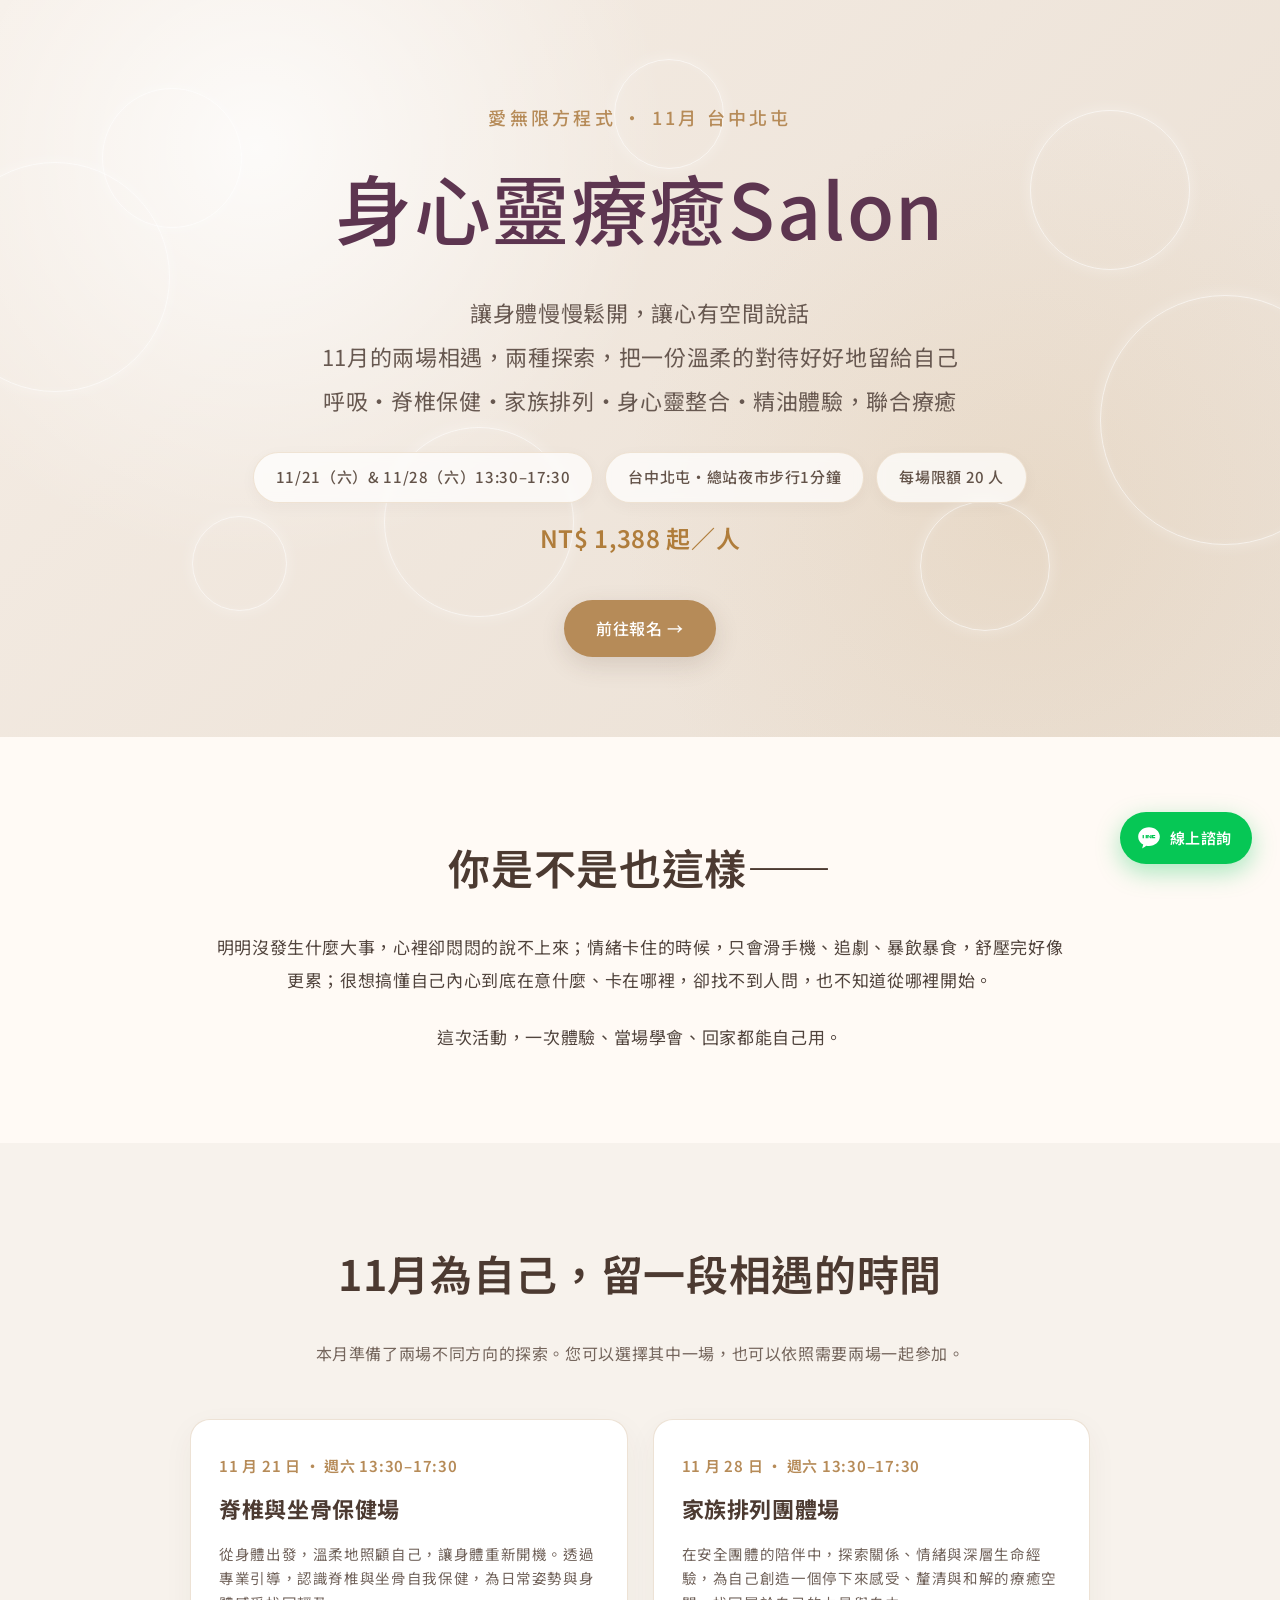
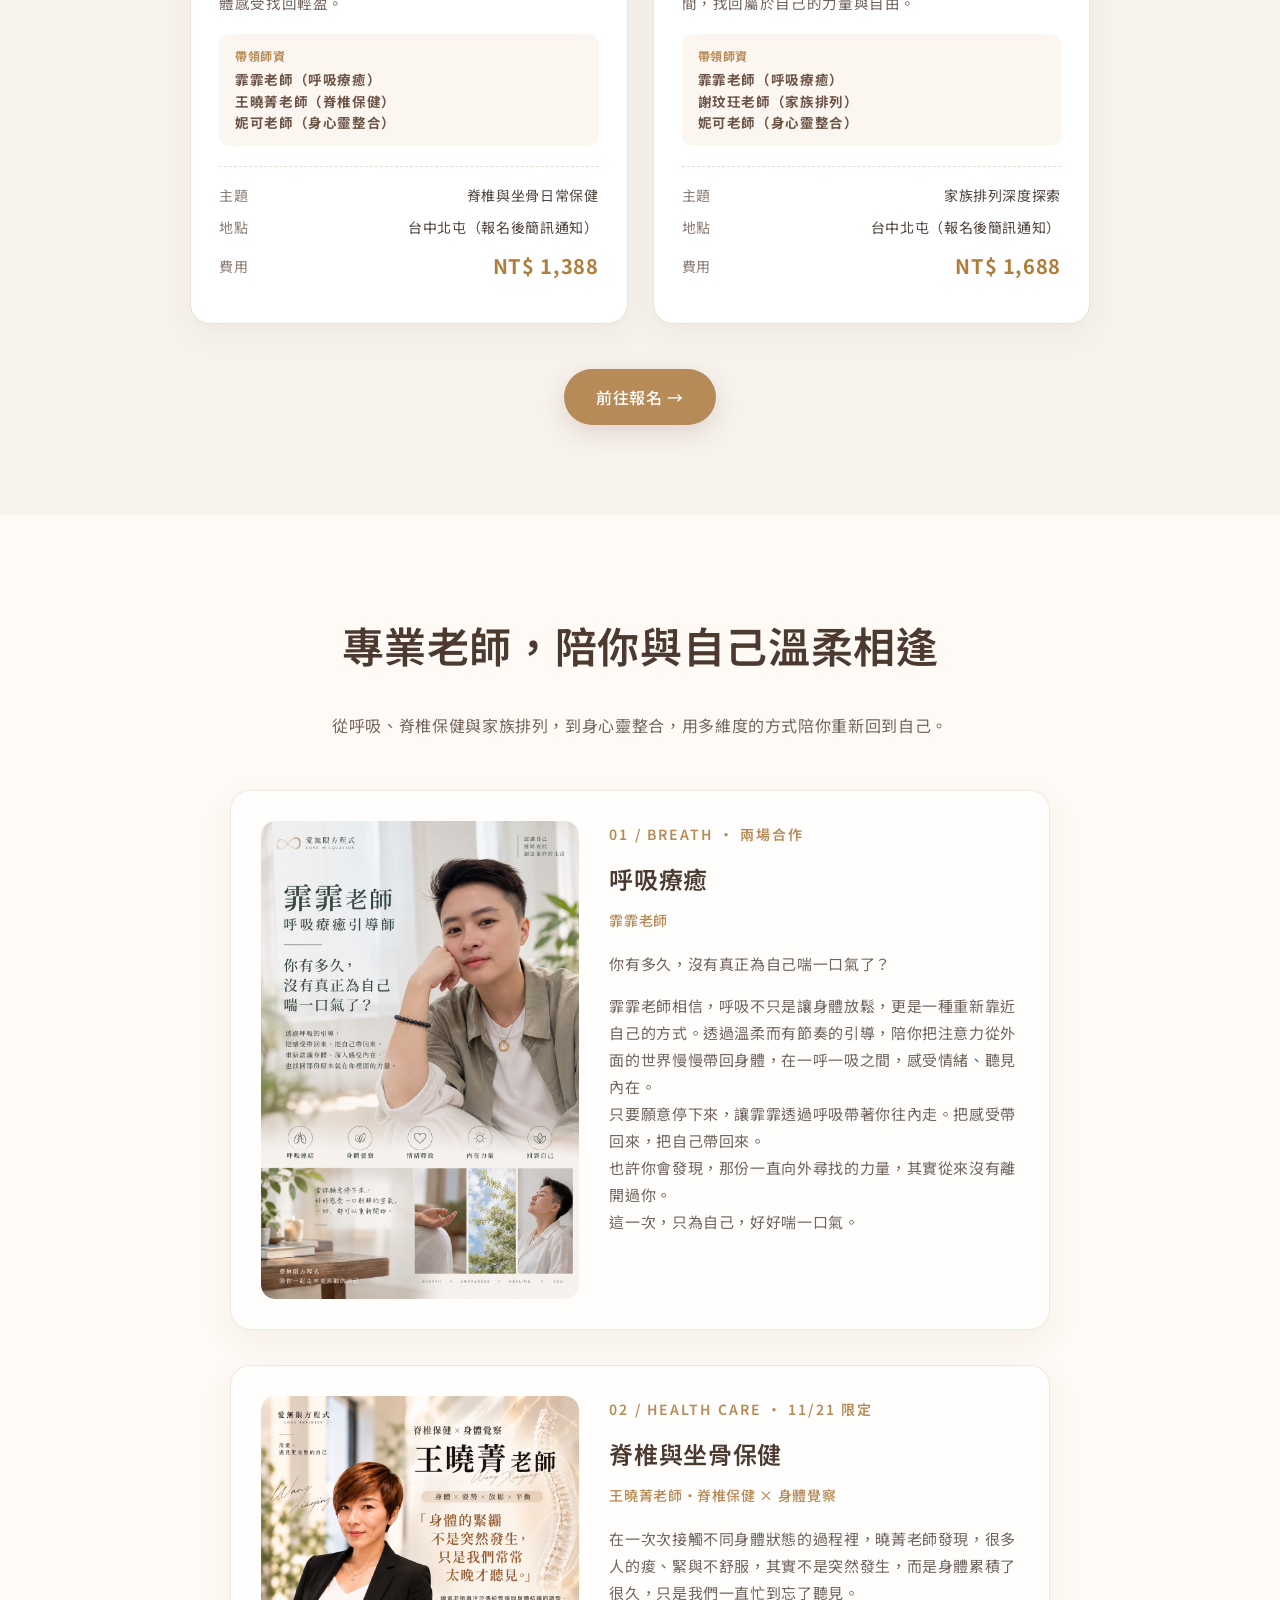
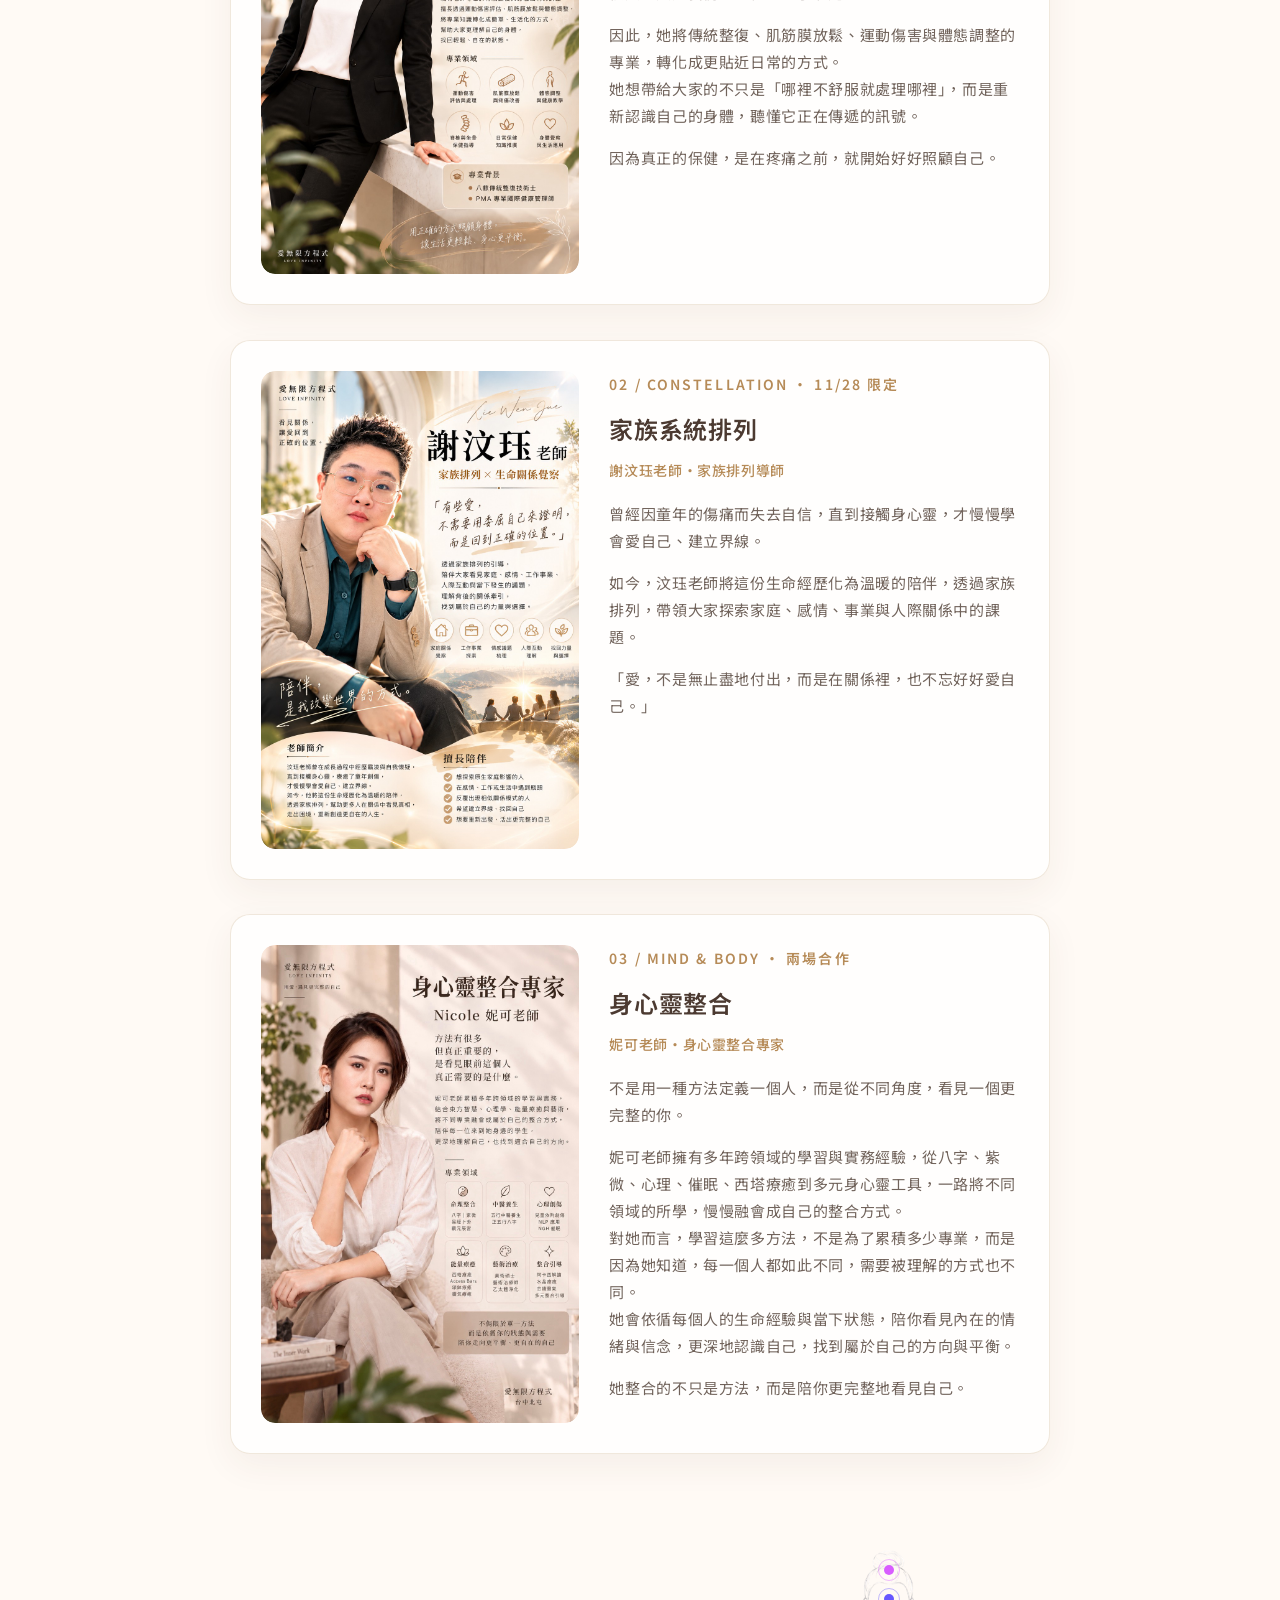
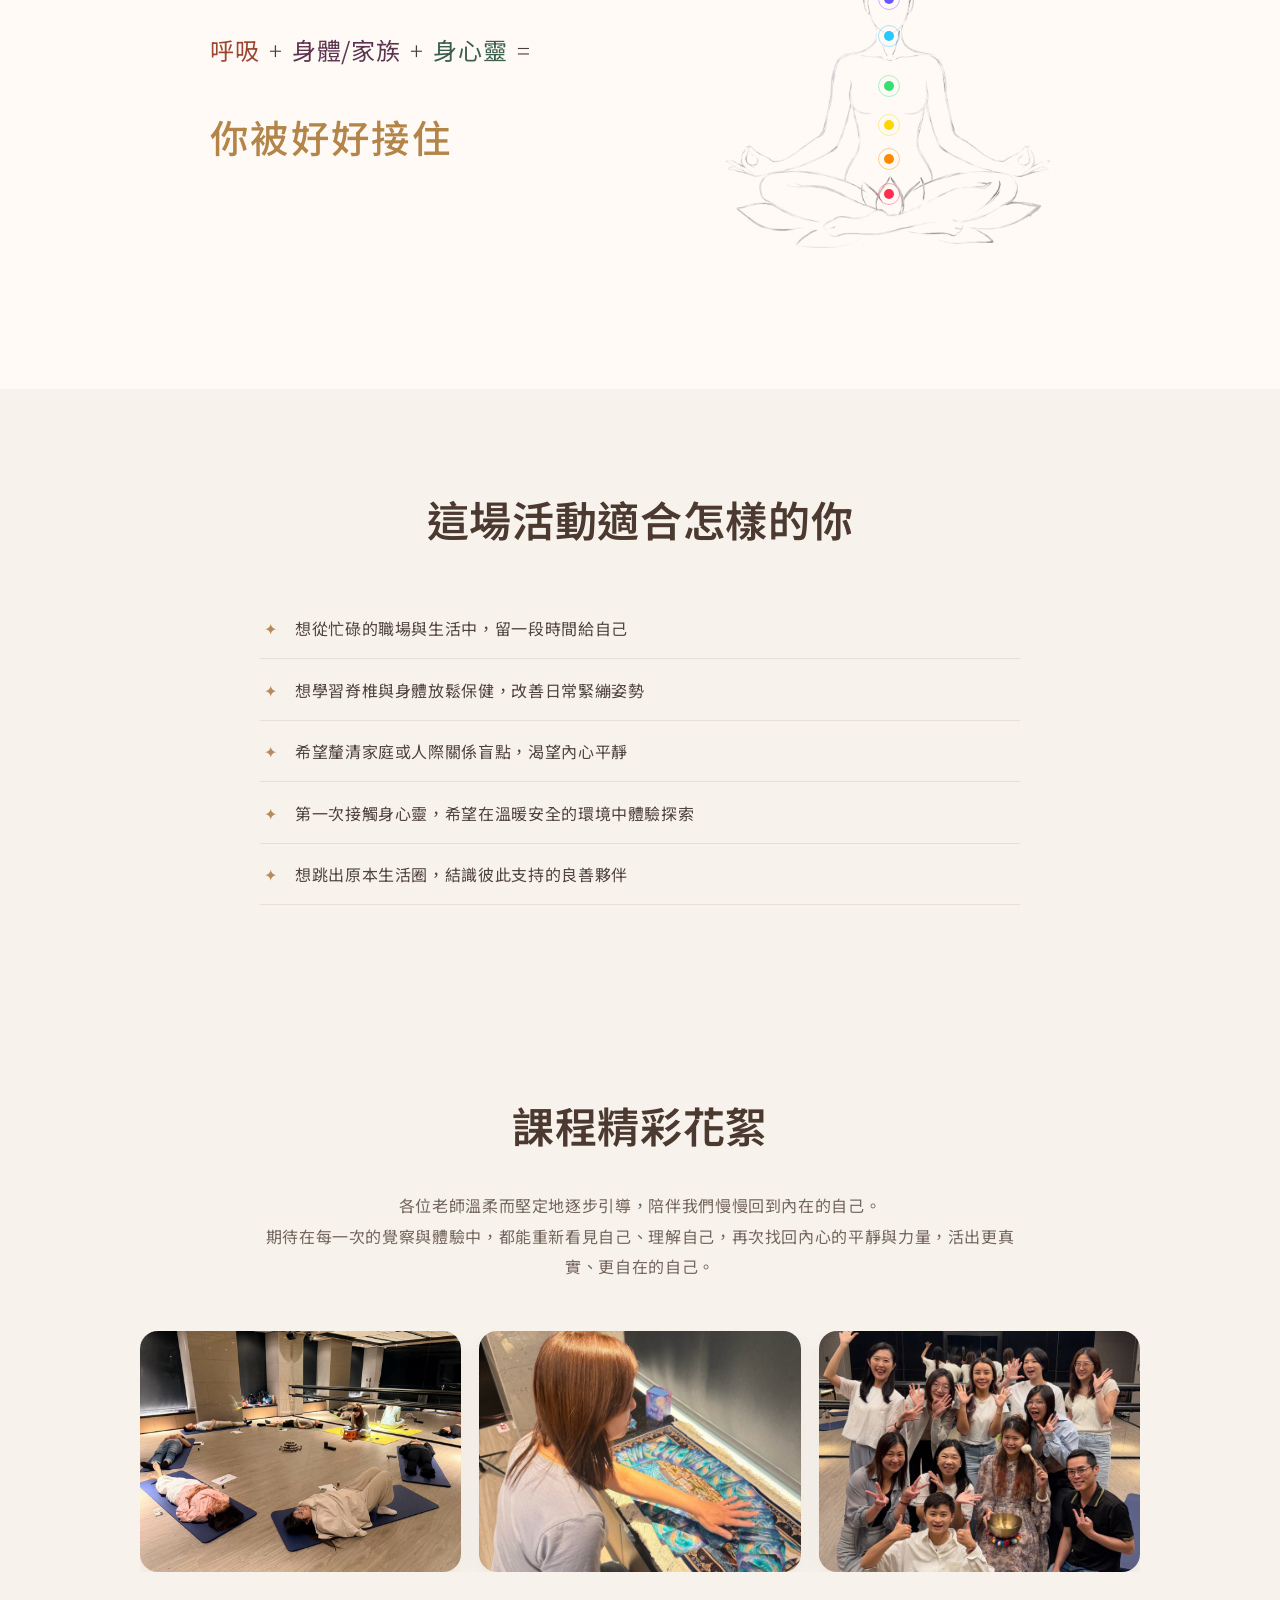
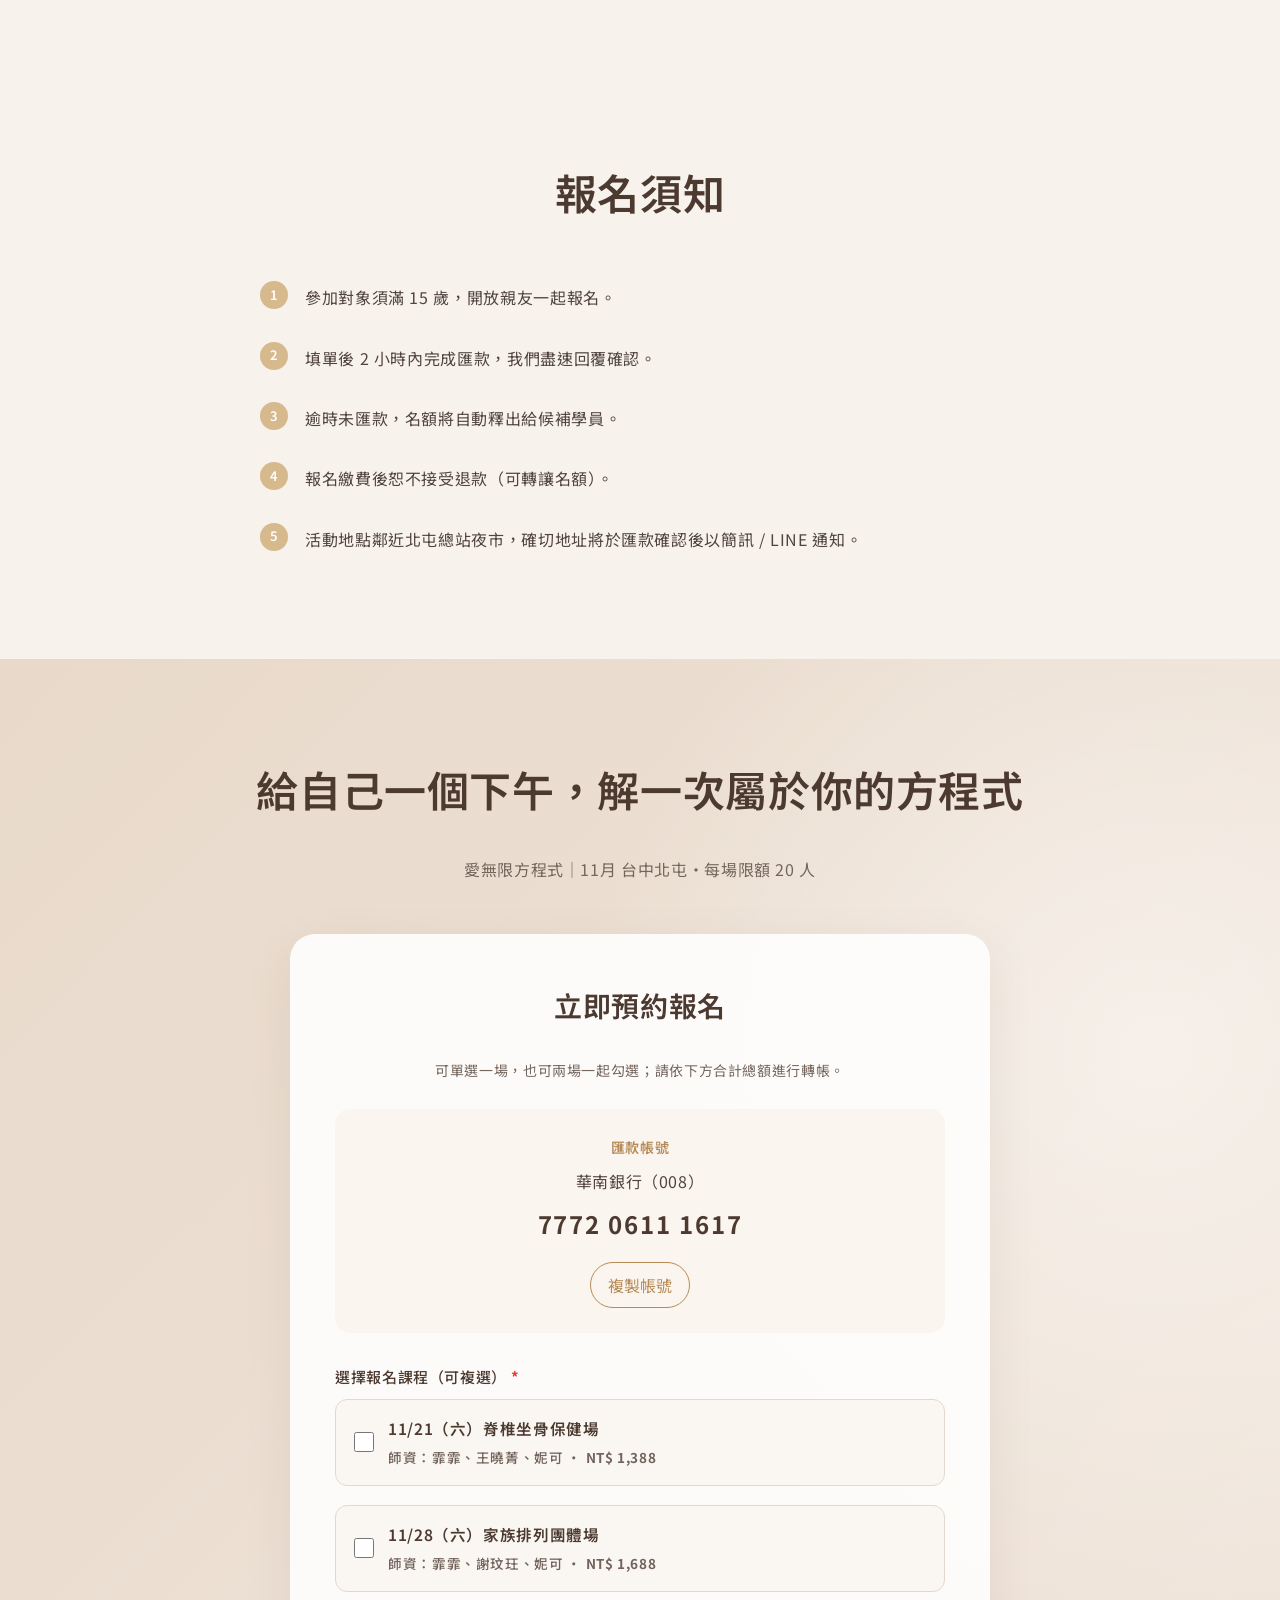
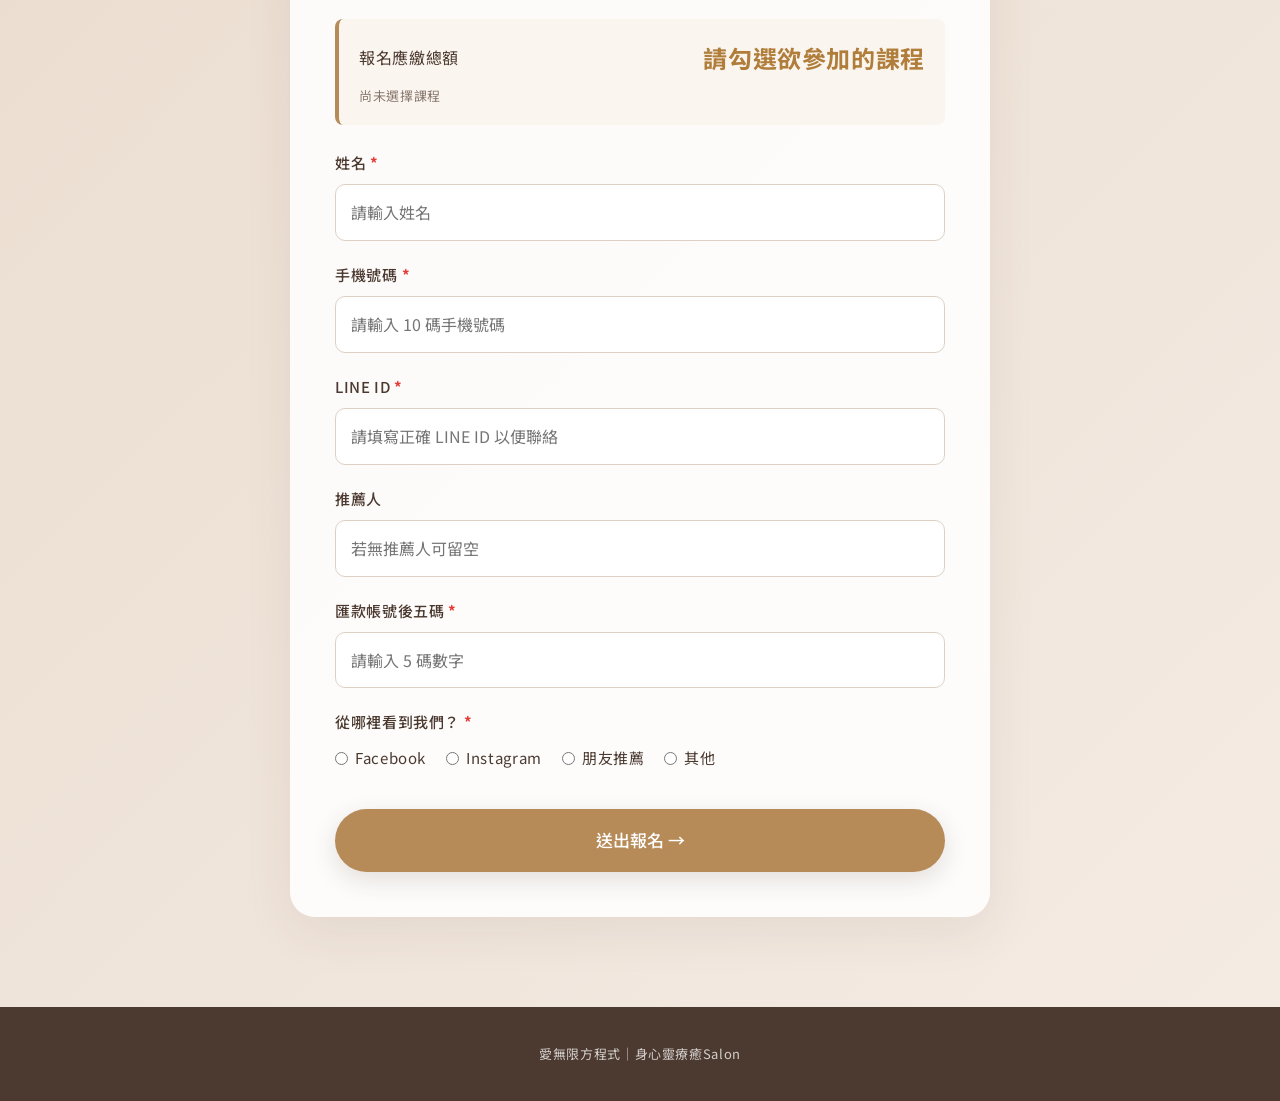
<file: index.html>
<!DOCTYPE html>
<html lang="zh-Hant">
<head>
  <meta charset="UTF-8">
  <meta name="viewport" content="width=device-width, initial-scale=1.0">
  <meta name="description" content="愛無限方程式｜呼吸 × 療癒 × 身心靈工作坊 11月場次">
  <title>心靈方程式｜身心靈療癒Salon（11月雙場次）</title>
  <link rel="preconnect" href="https://fonts.googleapis.com">
  <link rel="preconnect" href="https://fonts.gstatic.com" crossorigin>
  <link href="https://fonts.googleapis.com/css2?family=Noto+Sans+TC:wght@300;400;500;600;700&display=swap" rel="stylesheet">
  <link rel="stylesheet" href="css/style.css">
</head>

<body>

  <!-- Hero -->
  <header class="hero">
    <div class="hero-particles" aria-hidden="true">
      <span class="particle p1"></span>
      <span class="particle p2"></span>
      <span class="particle p3"></span>
      <span class="particle p4"></span>
      <span class="particle p5"></span>
      <span class="particle p6"></span>
      <span class="particle p7"></span>
      <span class="particle p8"></span>
    </div>
    <div class="container">
      <div class="hero-content">
        <div class="eyebrow">愛無限方程式 · 11月 台中北屯</div>

        <h1 class="hero-title">
          <span class="hero-02">身心靈療癒Salon</span>
        </h1>

        <p class="hero-description">
          讓身體慢慢鬆開，讓心有空間說話<br>
          11月的兩場相遇，兩種探索，把一份溫柔的對待好好地留給自己<br>
          呼吸·脊椎保健·家族排列·身心靈整合·精油體驗，聯合療癒
        </p>

        <div class="event-tags">
          <span class="tag-pill">11/21（六）& 11/28（六）13:30–17:30</span>
          <span class="tag-pill">台中北屯・總站夜市步行1分鐘</span>
          <span class="tag-pill">每場限額 20 人</span>
          <div class="tag-price">
            <span class="price-highlight">NT$ 1,388 起／人</span>
          </div>
        </div>

        <a href="#register" class="btn btn-gold">前往報名 →</a>
      </div>
    </div>
  </header>

  <!-- Problem -->
  <section class="section-light">
    <div class="container">
      <h2 class="section-title">你是不是也這樣——</h2>
      <div class="problem">
        <p>
          明明沒發生什麼大事，心裡卻悶悶的說不上來；情緒卡住的時候，只會滑手機、追劇、暴飲暴食，舒壓完好像更累；很想搞懂自己內心到底在意什麼、卡在哪裡，卻找不到人問，也不知道從哪裡開始。
        </p>
        <p>
          這次活動，一次體驗、當場學會、回家都能自己用。
        </p>
      </div>
    </div>
  </section>

  <!-- 11月雙場次介紹 -->
  <section>
    <div class="container">
      <h2 class="section-title">11月為自己，留一段相遇的時間</h2>
      <p class="section-intro">
        本月準備了兩場不同方向的探索。您可以選擇其中一場，也可以依照需要兩場一起參加。
      </p>

      <div class="event-grid">
        <article class="event-card">
          <div class="event-date">11 月 21 日 · 週六 13:30–17:30</div>
          <h3>脊椎與坐骨保健場</h3>
          <p>從身體出發，溫柔地照顧自己，讓身體重新開機。透過專業引導，認識脊椎與坐骨自我保健，為日常姿勢與身體感受找回輕盈。</p>
          <div class="teacher-note">
            <span>帶領師資</span>
            <strong>霏霏老師（呼吸療癒）<br>王曉菁老師（脊椎保健）<br>妮可老師（身心靈整合）</strong>
          </div>
          <div class="event-meta">
            <div class="meta-row"><span class="meta-label">主題</span><span>脊椎與坐骨日常保健</span></div>
            <div class="meta-row"><span class="meta-label">地點</span><span>台中北屯（報名後簡訊通知）</span></div>
            <div class="meta-row"><span class="meta-label">費用</span><span class="price">NT$ 1,388</span></div>
          </div>
        </article>

        <article class="event-card">
          <div class="event-date">11 月 28 日 · 週六 13:30–17:30</div>
          <h3>家族排列團體場</h3>
          <p>在安全團體的陪伴中，探索關係、情緒與深層生命經驗，為自己創造一個停下來感受、釐清與和解的療癒空間，找回屬於自己的力量與自由。</p>
          <div class="teacher-note">
            <span>帶領師資</span>
            <strong>霏霏老師（呼吸療癒）<br>謝玟玨老師（家族排列）<br>妮可老師（身心靈整合）</strong>
          </div>
          <div class="event-meta">
            <div class="meta-row"><span class="meta-label">主題</span><span>家族排列深度探索</span></div>
            <div class="meta-row"><span class="meta-label">地點</span><span>台中北屯（報名後簡訊通知）</span></div>
            <div class="meta-row"><span class="meta-label">費用</span><span class="price">NT$ 1,688</span></div>
          </div>
        </article>
      </div>
      <div class="event-action">
        <a href="#register" class="btn btn-gold">前往報名 →</a>
      </div>
    </div>
  </section>

  <!-- 師資介紹 -->
  <section class="section-light">
    <div class="container">
      <h2 class="section-title">專業老師，陪你與自己溫柔相逢</h2>
      <p class="section-intro">
        從呼吸、脊椎保健與家族排列，到身心靈整合，用多維度的方式陪你重新回到自己。
      </p>

      <div class="cards">
        <!-- 01 霏霏老師 -->
        <article class="card">
          <div class="card-image">
            <img src="images/teacher01.jpg" alt="霏霏老師，呼吸療癒">
          </div>
          <div class="card-content">
            <div class="card-number">01 / BREATH · 兩場合作</div>
            <h3>呼吸療癒</h3>
            <div class="teacher">霏霏老師</div>
            <p>你有多久，沒有真正為自己喘一口氣了？</p>
            <p style="margin-top:15px;">
              霏霏老師相信，呼吸不只是讓身體放鬆，更是一種重新靠近自己的方式。透過溫柔而有節奏的引導，陪你把注意力從外面的世界慢慢帶回身體，在一呼一吸之間，感受情緒、聽見內在。<br>
              只要願意停下來，讓霏霏透過呼吸帶著你往內走。把感受帶回來，把自己帶回來。<br>
              也許你會發現，那份一直向外尋找的力量，其實從來沒有離開過你。<br>
              這一次，只為自己，好好喘一口氣。
            </p>
          </div>
        </article>

        <!-- 02 王曉菁老師 -->
        <article class="card">
          <div class="card-image">
            <img src="images/teacher02.jpg" alt="王曉菁老師，脊椎保健">
          </div>
          <div class="card-content">
            <div class="card-number">02 / HEALTH CARE · 11/21 限定</div>
            <h3>脊椎與坐骨保健</h3>
            <div class="teacher">王曉菁老師・脊椎保健 × 身體覺察</div>
            <p>在一次次接觸不同身體狀態的過程裡，曉菁老師發現，很多人的痠、緊與不舒服，其實不是突然發生，而是身體累積了很久，只是我們一直忙到忘了聽見。</p>
            <p style="margin-top:15px;">
              因此，她將傳統整復、肌筋膜放鬆、運動傷害與體態調整的專業，轉化成更貼近日常的方式。<br>
              她想帶給大家的不只是「哪裡不舒服就處理哪裡」，而是重新認識自己的身體，聽懂它正在傳遞的訊號。
            </p>
            <p style="margin-top:15px;">  
              因為真正的保健，是在疼痛之前，就開始好好照顧自己。
            </p>
          </div>
        </article>

        <!-- 02_2 汶珏老師 -->
        <article class="card">
          <div class="card-image">
            <img src="images/teacher02-2.jpg" alt="汶珏老師，家族排列">
          </div>
          <div class="card-content">
            <div class="card-number">02 / CONSTELLATION · 11/28 限定</div>
            <h3>家族系統排列</h3>
            <div class="teacher">謝汶珏老師・家族排列導師</div>
            <p>曾經因童年的傷痛而失去自信，直到接觸身心靈，才慢慢學會愛自己、建立界線。</p>
            <p style="margin-top:15px;">
              如今，汶珏老師將這份生命經歷化為溫暖的陪伴，透過家族排列，帶領大家探索家庭、感情、事業與人際關係中的課題。<br>
            </p>
            <p style="margin-top:15px;">  
              「愛，不是無止盡地付出，而是在關係裡，也不忘好好愛自己。」
            </p>
          </div>
        </article>

        <!-- 03 妮可老師 -->
        <article class="card">
          <div class="card-image">
            <img src="images/teacher03.jpg" alt="妮可老師，身心靈整合">
          </div>
          <div class="card-content">
            <div class="card-number">03 / MIND & BODY · 兩場合作</div>
            <h3>身心靈整合</h3>
            <div class="teacher">妮可老師・身心靈整合專家</div>
            <p>不是用一種方法定義一個人，而是從不同角度，看見一個更完整的你。</p>
            <p style="margin-top:15px;">
              妮可老師擁有多年跨領域的學習與實務經驗，從八字、紫微、心理、催眠、西塔療癒到多元身心靈工具，一路將不同領域的所學，慢慢融會成自己的整合方式。<br>
              對她而言，學習這麼多方法，不是為了累積多少專業，而是因為她知道，每一個人都如此不同，需要被理解的方式也不同。<br>
              她會依循每個人的生命經驗與當下狀態，陪你看見內在的情緒與信念，更深地認識自己，找到屬於自己的方向與平衡。<br>
            </p>
            <p style="margin-top:15px;">  
              她整合的不只是方法，而是陪你更完整地看見自己。
            </p>
          </div>
        </article>
      </div>

      <div class="equation-box">
        <div class="equation-text">
          <div class="eq-title">
            <span class="word-breath">呼吸</span>
            <span class="symbol">+</span>
            <span class="word-reiki">身體/家族</span>
            <span class="symbol">+</span>
            <span class="word-mind">身心靈</span>
            <span class="symbol">=</span>
          </div>
          <div class="eq-sub">你被好好接住</div>
        </div>
        <div class="equation-icon">
          <iframe src="chakra.html" class="chakra-animation" frameborder="0" scrolling="no" title="能量脈輪"></iframe>
        </div>
      </div>
    </div>
  </section>

  <!-- 適合對象 -->
  <section>
    <div class="container">
      <h2 class="section-title">這場活動適合怎樣的你</h2>
      <ul class="suitable">
        <li>想從忙碌的職場與生活中，留一段時間給自己</li>
        <li>想學習脊椎與身體放鬆保健，改善日常緊繃姿勢</li>
        <li>希望釐清家庭或人際關係盲點，渴望內心平靜</li>
        <li>第一次接觸身心靈，希望在溫暖安全的環境中體驗探索</li>
        <li>想跳出原本生活圈，結識彼此支持的良善夥伴</li>
      </ul>
    </div>
  </section>

<!-- 課程花絮Gallery -->
<section>
  <div class="container">

    <h2 class="section-title">課程精彩花絮</h2>
    <p class="section-intro">
      各位老師溫柔而堅定地逐步引導，陪伴我們慢慢回到內在的自己。<br>
      期待在每一次的覺察與體驗中，都能重新看見自己、理解自己，再次找回內心的平靜與力量，活出更真實、更自在的自己。
    </p>

    <!-- 置中、不滿版、與原寬度一致的跑馬燈容器 -->
    <div class="marquee-box">
      <div class="marquee-track" id="marqueeTrack">
        <!-- 第 1 組照片 (1 ~ 6) -->
        <div class="gallery-card"><img src="images/course-1.jpg" alt="課程照片 1" loading="eager" decoding="async"></div>
        <div class="gallery-card"><img src="images/course-2.jpg" alt="課程照片 2" loading="eager" decoding="async"></div>
        <div class="gallery-card"><img src="images/course-3.jpg" alt="課程照片 3" loading="eager" decoding="async"></div>
        <div class="gallery-card"><img src="images/course-4.jpg" alt="課程照片 4" loading="eager" decoding="async"></div>
        <div class="gallery-card"><img src="images/course-5.jpg" alt="課程照片 5" loading="eager" decoding="async"></div>
        <div class="gallery-card"><img src="images/course-6.jpg" alt="課程照片 6" loading="eager" decoding="async"></div>

        <!-- 第 2 組完全相同的照片 (用於無縫接軌，達成無限輪播) -->
        <div class="gallery-card"><img src="images/course-1.jpg" alt="課程照片 1" loading="eager" decoding="async"></div>
        <div class="gallery-card"><img src="images/course-2.jpg" alt="課程照片 2" loading="eager" decoding="async"></div>
        <div class="gallery-card"><img src="images/course-3.jpg" alt="課程照片 3" loading="eager" decoding="async"></div>
        <div class="gallery-card"><img src="images/course-4.jpg" alt="課程照片 4" loading="eager" decoding="async"></div>
        <div class="gallery-card"><img src="images/course-5.jpg" alt="課程照片 5" loading="eager" decoding="async"></div>
        <div class="gallery-card"><img src="images/course-6.jpg" alt="課程照片 6" loading="eager" decoding="async"></div>
      </div>
    </div>

  </div>
</section>

  </div>
</section>
</section>

  <!-- 報名須知 -->
  <section>
    <div class="container">
      <h2 class="section-title">報名須知</h2>
      <ol class="rules">
        <li>參加對象須滿 15 歲，開放親友一起報名。</li>
        <li>填單後 2 小時內完成匯款，我們盡速回覆確認。</li>
        <li>逾時未匯款，名額將自動釋出給候補學員。</li>
        <li>報名繳費後恕不接受退款（可轉讓名額）。</li>
        <li>活動地點鄰近北屯總站夜市，確切地址將於匯款確認後以簡訊 / LINE 通知。</li>
      </ol>
    </div>
  </section>

  <!-- 報名表單區 -->
  <section class="registration" id="register">
    <div class="container">
      <h2 class="section-title">給自己一個下午，解一次屬於你的方程式</h2>
      <p class="section-intro">愛無限方程式｜11月 台中北屯・每場限額 20 人</p>

      <div class="form-wrapper">
        <h2 class="section-title" style="font-size:28px;">立即預約報名</h2>
        <p class="form-note" style="text-align:center;">
          可單選一場，也可兩場一起勾選；請依下方合計總額進行轉帳。
        </p>

        <div class="bank">
          <div class="bank-title">匯款帳號</div>
          <div>華南銀行（008）</div>
          <div class="bank-number" id="bankNumber">7772 0611 1617</div>
          <button type="button" class="copy-btn" onclick="copyBank()">複製帳號</button>
        </div>

        <form id="registrationForm">
          <!-- 蜜罐防機器人 -->
          <div class="honeypot" aria-hidden="true">
            <label>不要填這欄<input type="text" name="website" tabindex="-1" autocomplete="off"></label>
          </div>

          <!-- 課程多選區塊 -->
          <div class="form-group">
            <label>選擇報名課程（可複選）<span class="required-star">*</span></label>
            <div class="event-options">
              <label class="event-option">
                <input type="checkbox" name="event_select" value="11/21 脊椎坐骨保健" data-price="1388">
                <div class="option-content">
                  <span class="option-title">11/21（六）脊椎坐骨保健場</span>
                  <span class="option-sub">師資：霏霏、王曉菁、妮可 · <strong>NT$ 1,388</strong></span>
                </div>
              </label>

              <label class="event-option">
                <input type="checkbox" name="event_select" value="11/28 家族排列團課" data-price="1688">
                <div class="option-content">
                  <span class="option-title">11/28（六）家族排列團體場</span>
                  <span class="option-sub">師資：霏霏、謝玟玨、妮可 · <strong>NT$ 1,688</strong></span>
                </div>
              </label>
            </div>
          </div>

          <!-- 總金額即時試算卡片 -->
          <div class="total-box">
            <div class="total-line">
              <span>報名應繳總額</span>
              <strong id="totalAmount">請勾選欲參加的課程</strong>
            </div>
            <div id="selectedEventsSummary" class="total-subtext">尚未選擇課程</div>
          </div>

          <!-- 個資輸入 -->
          <div class="form-group">
            <label for="name">姓名<span class="required-star">*</span></label>
            <input type="text" id="name" name="name" required placeholder="請輸入姓名">
          </div>

          <div class="form-group">
            <label for="phone">手機號碼<span class="required-star">*</span></label>
            <input type="tel" id="phone" name="phone" placeholder="請輸入 10 碼手機號碼" maxlength="10" minlength="10" pattern="09\d{8}" inputmode="numeric" required>
          </div>

          <div class="form-group">
            <label for="line">LINE ID<span class="required-star">*</span></label>
            <input type="text" id="line" name="line" placeholder="請填寫正確 LINE ID 以便聯絡" required>
          </div>

          <div class="form-group">
            <label for="referrer">推薦人</label>
            <input type="text" id="referrer" name="referrer" placeholder="若無推薦人可留空">
          </div>

          <div class="form-group">
            <label for="last5">匯款帳號後五碼<span class="required-star">*</span></label>
            <input type="text" id="last5" name="last5" maxlength="5" minlength="5" inputmode="numeric" placeholder="請輸入 5 碼數字" required>
          </div>

          <div class="form-group">
            <label>從哪裡看到我們？<span class="required-star">*</span></label>
            <div class="radio-group">
              <label><input type="radio" name="source" value="Facebook" required> Facebook</label>
              <label><input type="radio" name="source" value="Instagram"> Instagram</label>
              <label><input type="radio" name="source" value="朋友推薦"> 朋友推薦</label>
              <label><input type="radio" name="source" value="其他"> 其他</label>
            </div>
          </div>

          <!-- 打包傳給 GAS 的隱藏欄位 -->
          <input type="hidden" id="sessionNameInput" name="session_name" value="">
          <input type="hidden" id="sessionFeeInput" name="session_fee" value="">

          <div class="submit-area">
            <button type="submit" class="btn btn-gold submit-btn" id="submitBtn">
              送出報名 →
            </button>
          </div>
        </form>

        <!-- 成功訊息卡片 -->
        <div class="form-message" id="formMessage">
          <div class="message-success-icon">✓</div>
          <h4 class="message-title">報名資料已送出！</h4>
          <p class="message-desc">
            請點擊下方按鈕加入官方 LINE，傳送「<strong>姓名 + 後五碼</strong>」，以利小幫手完成名額保留與發送課前通知。
          </p>
          <a href="https://line.me/R/ti/p/@065slppq" target="_blank" rel="noopener noreferrer" class="btn-line-join">
            加入官方 LINE 確認報名
          </a>
        </div>
      </div>
    </div>
  </section>

  <!-- Footer -->
  <footer>
    愛無限方程式｜身心靈療癒Salon
  </footer>

  <!-- 右側常駐 LINE 浮標 -->
  <a href="https://line.me/R/ti/p/@065slppq" target="_blank" rel="noopener noreferrer" class="float-line-btn" aria-label="加入 LINE 官方帳號">
    <svg class="line-icon" viewBox="0 0 24 24" fill="currentColor">
      <path d="M12 2C6.48 2 2 5.92 2 10.76c0 3.09 1.83 5.8 4.67 7.29-.2.72-.73 2.61-.83 3.01-.13.52.19.51.4.37.17-.11 2.3-1.57 3.25-2.22.8.12 1.64.19 2.51.19 5.52 0 10-3.92 10-8.76S17.52 2 12 2zm-4.7 10.32h-1.2v-3.2h1.2v3.2zm2.8 0h-1.2v-3.2h1.2v3.2zm4.3 0h-1.3l-1.6-2.1v2.1h-1.2v-3.2h1.3l1.6 2.1v-2.1h1.2v3.2zm3.3-2.1h-1.8v.9h1.8v1.2h-3v-3.2h3v1.1z"/>
    </svg>
    <span class="float-text">線上諮詢</span>
  </a>

  <script src="js/main.js"></script>
</body>
</html>
</file>
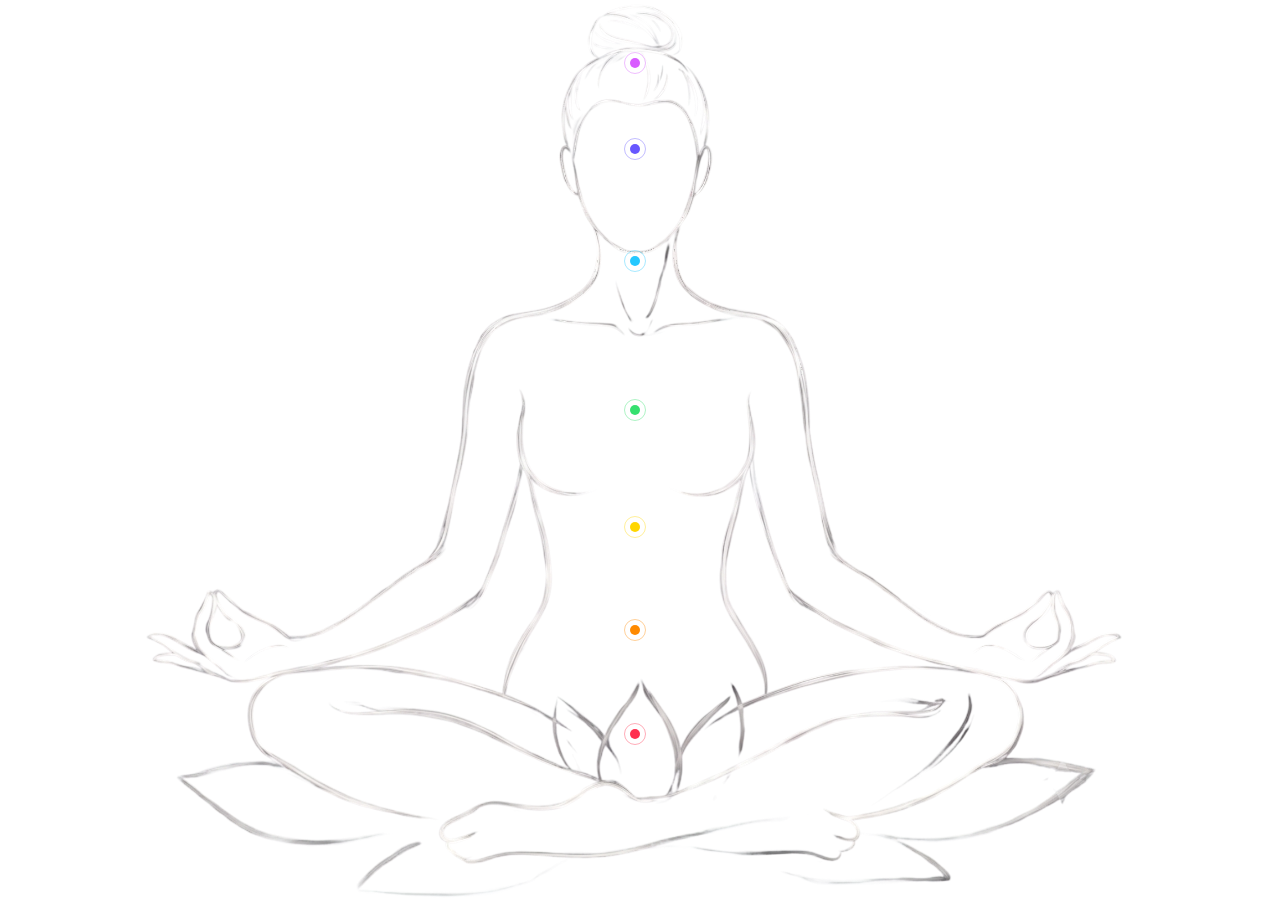
<file: chakra.html>
<!DOCTYPE html>
<html lang="zh-Hant">
<head>
<meta charset="UTF-8">
<meta name="viewport" content="width=device-width, initial-scale=1.0">
<title>Chakra Animation</title>
<style>
  * {
    box-sizing: border-box;
    margin: 0;
    padding: 0;
  }

  html, body {
    width: 100%;
    height: 100%;
    background: transparent;
    overflow: hidden;
    display: flex;
    justify-content: center;
    align-items: center;
  }

  /* 容器：強制以寬度 100% 展開，撐滿整個藍框 */
  .chakra-container {
    position: relative;
    width: 100%;
    max-width: 100%;
    height: 100%;
    display: flex;
    justify-content: center;
    align-items: center;
  }

  /* 人物圖片：不限制高度，寬度 100% 填滿藍框 */
  .person-img {
    width: 100%;
    height: 100%;
    object-fit: contain;
    display: block;
    /* 避免 keyframes 覆蓋，放大寫在 wrapper 或直接滿版 */
    animation: breathing 4s ease-in-out infinite;
  }

  /* 呼吸動畫只動 opacity，不要去覆蓋 scale */
  @keyframes breathing {
    0%, 100% { opacity: 0.85; }
    50% { opacity: 1; }
  }

  /* 光點樣式 */
.chakra-point {
  position: absolute;
  left: 49.6%;            /* 由 50.5% 改為 49.6%，修正偏右問題 */
  transform: translate(-50%, -50%);
  width: 18px;
  height: 18px;
  pointer-events: none;
}

  .chakra-point::before {
    content: '';
    position: absolute;
    inset: 4px;
    border-radius: 50%;
    background-color: currentColor;
    animation: corePulse 3s ease-in-out infinite;
  }

  .chakra-point::after {
    content: '';
    position: absolute;
    inset: -2px;
    border-radius: 50%;
    border: 1.5px solid currentColor;
    opacity: 0.4;
    animation: ringPulse 3s ease-in-out infinite;
  }

  /* 針對這張 Sukhasana 圖精確對位 */
    /* 嚴格對照示意圖之人體器官垂直比例 */
    .c-crown     { top: 7.0%;  color: #d85cff; animation-delay: 0.0s; } /* 頂輪：頭頂頂端 */
    .c-third-eye { top: 16.5%; color: #6757ff; animation-delay: 0.2s; } /* 眉心輪：雙眼與眉毛中心 */
    .c-throat    { top: 29.0%; color: #25c8ff; animation-delay: 0.4s; } /* 喉輪：頸部正中 */
    .c-heart     { top: 45.5%; color: #35e06f; animation-delay: 0.6s; } /* 心輪：胸口中心 */
    .c-solar     { top: 58.5%; color: #ffd600; animation-delay: 0.8s; } /* 太陽神經叢/本我輪：橫膈膜/腹部上方 */
    .c-sacral    { top: 70.0%; color: #ff8a00; animation-delay: 1.0s; } /* 臍輪：下腹/肚臍 */
    .c-root      { top: 81.5%; color: #ff304f; animation-delay: 1.2s; } /* 海底輪：骨盆底會陰處（落在兩腿盤坐中心） */

  @keyframes corePulse {
    0%, 100% { transform: scale(0.8); filter: drop-shadow(0 0 3px currentColor); }
    50% { transform: scale(1.3); filter: drop-shadow(0 0 10px currentColor) drop-shadow(0 0 18px currentColor); }
  }

  @keyframes ringPulse {
    0%, 100% { transform: scale(0.8); opacity: 0.2; }
    50% { transform: scale(1.6); opacity: 0.8; }
  }

 /* 隱藏 Netlify 協作抽屜與所有注入標籤 */
netlify-drawer,
[data-netlify-drawer],
div[class*="netlify-drawer"],
iframe[src*="netlify"],
#netlify-drawer-root {
  display: none !important;
  visibility: hidden !important;
  opacity: 0 !important;
  pointer-events: none !important;
  width: 0 !important;
  height: 0 !important;
} 
</style>
</head>
<body>

  <div class="chakra-container">
    <img src="images/Sukhasana.png" alt="能量脈輪" class="person-img">
    <div class="chakra-point c-crown"></div>
    <div class="chakra-point c-third-eye"></div>
    <div class="chakra-point c-throat"></div>
    <div class="chakra-point c-heart"></div>
    <div class="chakra-point c-solar"></div>
    <div class="chakra-point c-sacral"></div>
    <div class="chakra-point c-root"></div>
  </div>

</body>
</html>
</file>
<file: css/style.css>
/* ==========================================================================
   1. 全局重置與色彩變數 (Variables & Base Reset)
   ========================================================================== */
* {
  box-sizing: border-box;
  margin: 0;
  padding: 0;
}

:root {
  --bg: #f7f2ec;
  --bg-light: #fffaf5;
  --brown: #6d5548;
  --brown-dark: #4c3a31;
  --gold: #b68b58;
  --gold-light: #d7b98e;
  --text: #51443d;
  --text-muted: #71635b;
  --white: #fff;
}

html, body {
  width: 100%;
  max-width: 100%;
  overflow-x: hidden; /* 強制消除水平捲軸 */
}

html {
  scroll-behavior: smooth;
}

body {
  font-family:
    "Noto Sans TC",
    -apple-system,
    BlinkMacSystemFont,
    "Microsoft JhengHei",
    sans-serif;
  color: var(--text);
  background: var(--bg);
  line-height: 1.9;
  letter-spacing: 0.04em;
  -webkit-font-smoothing: antialiased;
}

a {
  color: inherit;
  text-decoration: none;
}

button,
input {
  font: inherit;
}

.container {
  width: min(1000px, calc(100% - 40px));
  margin: 0 auto;
}

/* ==========================================================================
   2. 按鈕與通用元件 (Buttons & Components)
   ========================================================================== */
.btn {
  display: inline-flex;
  align-items: center;
  justify-content: center;
  padding: 13px 32px;
  border-radius: 50px;
  background: var(--brown);
  color: var(--white);
  border: none;
  cursor: pointer;
  transition: transform .25s ease, background .25s ease;
  box-shadow: 0 8px 25px rgba(80, 55, 40, .15);
  font-weight: 500;
}

.btn:hover {
  background: var(--brown-dark);
  transform: translateY(-2px);
}

.btn-gold {
  background: var(--gold);
}

.btn-gold:hover {
  background: #9d7547;
}

/* 通用區塊排版 */
section {
  padding: 90px 0;
}

.section-light {
  background: var(--bg-light);
}

.section-title {
  text-align: center;
  color: var(--brown-dark);
  font-size: clamp(28px, 4vw, 42px);
  font-weight: 600;
  margin-bottom: 25px;
}

.section-intro {
  max-width: 760px;
  margin: 0 auto 50px;
  text-align: center;
  color: #75665d;
}

/* ==========================================================================
   3. 首頁英雄區 (Hero Section)
   ========================================================================== */
.hero {
  min-height: 720px;
  display: flex;
  align-items: center;
  position: relative;
  overflow: hidden;
  background:
    radial-gradient(circle at 20% 20%, rgba(255,255,255,.8), transparent 35%),
    radial-gradient(circle at 80% 70%, rgba(214,184,143,.22), transparent 35%),
    linear-gradient(135deg, #f5ede5, #eadfd3);
}

/* ===== Hero 呼吸空心光圈（8顆極慢速） ===== */
.hero-particles {
  position: absolute;
  inset: 0;
  pointer-events: none;
  overflow: hidden;
  z-index: 0;
}

/* 空心圓環：純線條邊框 + 柔和光暈 */
.particle {
  position: absolute;
  border-radius: 50%;
  background: transparent;
  border: 1.5px solid rgba(255, 255, 255, 0.6);
  box-shadow: 
    0 0 16px rgba(255, 255, 255, 0.35),
    inset 0 0 10px rgba(255, 255, 255, 0.18);
  animation: ringBreathe 9s ease-in-out infinite;
}

/* 緩慢深呼吸動態 */
@keyframes ringBreathe {
  0%, 100% {
    transform: scale(0.88);
    opacity: 0.15;
  }
  50% {
    transform: scale(1.22);
    opacity: 0.7;
  }
}

/* 8 顆均勻錯落分佈，拉長週期至 8.5s ~ 12s */
.p1 { width: 140px; height: 140px; top: 12%; left: 8%;    animation-delay: 0s;   animation-duration: 9.5s; }
.p2 { width: 230px; height: 230px; top: 22%; left: -60px; animation-delay: 2.5s; animation-duration: 11.5s; border-width: 1px; }
.p3 { width: 95px;  height: 95px;  top: 70%; left: 15%;   animation-delay: 4.5s; animation-duration: 8.5s; }
.p4 { width: 190px; height: 190px; top: 58%; left: 30%;   animation-delay: 1.2s; animation-duration: 12.0s; }
.p5 { width: 110px; height: 110px; top: 8%;  left: 48%;   animation-delay: 3.8s; animation-duration: 9.0s; }
.p6 { width: 160px; height: 160px; top: 15%; right: 7%;   animation-delay: 1.8s; animation-duration: 10.0s; }
.p7 { width: 250px; height: 250px; top: 40%; right: -70px;animation-delay: 3.2s; animation-duration: 12.5s; border-width: 1px; }
.p8 { width: 130px; height: 130px; top: 68%; right: 18%;  animation-delay: 0.8s; animation-duration: 10.5s; }

@keyframes floatCircle1 {
  0% { transform: translate(0, 0) scale(1); opacity: 0.4; }
  50% { transform: translate(-35px, 30px) scale(1.12); opacity: 0.65; }
  100% { transform: translate(20px, -20px) scale(0.95); opacity: 0.45; }
}

@keyframes floatCircle2 {
  0% { transform: translate(0, 0) scale(1); opacity: 0.45; }
  50% { transform: translate(40px, -30px) scale(1.18); opacity: 0.7; }
  100% { transform: translate(-20px, 15px) scale(0.92); opacity: 0.4; }
}

.hero-content {
  position: relative;
  z-index: 1;
  max-width: 1000px;
  text-align: center;
  margin: 0 auto;
  padding: 100px 0 80px;
}

.eyebrow {
  font-size: 18px;
  color: var(--gold);
  margin-bottom: 25px;
  letter-spacing: 0.18em;
  font-weight: 500;
}

/* 巨型標題樣式 */
.hero-title {
  font-size: clamp(48px, 6vw, 90px);
  line-height: 1.25;
  font-weight: 500;
  margin-bottom: 35px;
  letter-spacing: 0.02em;
}

.hero-01 { color: #9c4632; } /* 呼吸 */
.hero-02 { color: #5d3550; } /* 塔羅 / 靈氣 */
.hero-03 { color: #3b5f49; } /* 身心靈 */

.hero-symbol {
  color: #3a322d;
  font-weight: 300;
  margin: 0 8px;
}

.hero-self {
  color: #b38549;
  font-weight: 600;
  display: inline-block;
  margin-top: 10px;
}

.hero-description {
  font-size: clamp(18px, 1.8vw, 22px);
  max-width: 820px;
  margin: 0 auto 30px;
  color: #675850;
  line-height: 2;
  font-weight: 400;
}

/* 活動資訊：圓角膠囊標籤容器 */
.event-tags {
  display: flex;
  flex-wrap: wrap;
  justify-content: center;       /* 水平置中排列 */
  gap: 12px;                      /* 每個膠囊之間的間距 */
  max-width: 820px;
  margin: 0 auto 40px;           /* 下方與「前往報名」按鈕的距離 */
}

/* 單個白色圓角膠囊本體 */
.tag-pill {
  display: inline-flex;
  align-items: center;
  justify-content: center;
  background: rgba(255, 255, 255, 0.72);      /* 白色微透背景 */
  border: 1px solid rgba(214, 184, 143, 0.35); /* 極細柔和金棕色邊框 */
  border-radius: 50px;                        /* 圓潤膠囊形狀 */
  padding: 10px 22px;                         /* 膠囊內部留白 */
  font-size: 15px;
  color: #635349;
  font-weight: 500;
  box-shadow: 0 4px 15px rgba(80, 55, 40, 0.04);
  backdrop-filter: blur(4px);                 /* 毛玻璃質感 */
}

/* 價格膠囊 */
.tag-price {
  gap: 8px;
}

.old-price {
  text-decoration: line-through;
  color: #9d8c82;
  font-size: 18px;
}

.price-highlight {
  color: #b07d3b;                           /* 質感金褐色醒目價格 */
  font-weight: 600;
  font-size: 24px;
}

/* RWD */
@media (max-width: 768px) {
  .event-tags {
    gap: 8px;
    margin-bottom: 30px;
  }

  .tag-pill {
    padding: 8px 16px;
    font-size: 13.5px;
  }
}

/* ==========================================================================
   4. 痛點說明與大圖 (Problem Section)
   ========================================================================== */
.problem {
  max-width: 850px;
  margin: 0 auto;
  text-align: center;
  font-size: 17px;
}

.problem p + p {
  margin-top: 25px;
}

.problem-image {
  display: block;
  width: 80%;
  max-width: 850px;
  height: auto;
  margin: 0 auto 35px;
  border-radius: 16px;
  box-shadow: 0 10px 30px rgba(80, 55, 40, .08);
}

/* ==========================================================================
   5. 三大工具卡片 (Cards Section - 左圖右字)
   ========================================================================== */
.cards {
  display: flex;
  flex-direction: column;
  align-items: center;
  gap: 35px;
  margin-top: 45px;
}

.card {
  width: 100%;
  max-width: 820px;
  display: flex;
  flex-direction: row;
  align-items: flex-start;
  gap: 30px;
  background: rgba(255, 255, 255, .8);
  border: 1px solid rgba(182, 139, 88, .2);
  border-radius: 20px;
  padding: 30px;
  box-shadow: 0 12px 35px rgba(80, 55, 40, .06);
  transition: transform .25s ease, box-shadow .25s ease;
  backdrop-filter: blur(5px);
}

.card:hover {
  transform: translateY(-4px);
  box-shadow: 0 18px 40px rgba(80, 55, 40, .12);
}

.card-image {
  flex: 0 0 42%;
  border-radius: 14px;
  overflow: hidden;
  align-self: flex-start;
}

.card-image img {
  width: 100%;
  height: auto;
  display: block;
  border-radius: 14px;
}

.card-content {
  flex: 1;
}

.card-number {
  color: var(--gold);
  font-size: 14px;
  font-weight: 600;
  letter-spacing: .15em;
  margin-bottom: 8px;
}

.card h3 {
  color: var(--brown-dark);
  font-size: 24px;
  font-weight: 600;
  margin-bottom: 6px;
}

.teacher {
  color: var(--gold);
  font-size: 14px;
  font-weight: 500;
  margin-bottom: 16px;
}

.card p {
  font-size: 15px;
  color: var(--text-muted);
  line-height: 1.8;
}

/* ==========================================================================
   6. 方程式能量符號區 (Equation Box)
   ========================================================================== */
.equation-box {
  margin: 75px auto 30px;
  max-width: 860px;
  display: flex;
  align-items: center;
  justify-content: center;
  gap: 50px;
  padding: 20px 30px;
}

.equation-text {
  position: relative;
  z-index: 2;
  flex-shrink: 0;
  display: flex;
  flex-direction: column;
  gap: 28px;              /* 增加「算式標題」與「副標題」之間的上下間距 */
}

.eq-title {
  font-size: 24px;
  line-height: 1.8;       /* 增加標題行高 */
  white-space: nowrap;
}

.word-breath { color: #9c4632; }
.word-reiki  { color: #5d3550; }
.word-mind   { color: #3b5f49; }

.symbol {
  color: #4a3e37;
  font-weight: 300;
  margin: 0 4px;
}

.eq-sub {
  font-size: clamp(36px, 3vw, 48px);
  color: #b38549;
  font-weight: 500;
  letter-spacing: 0.06em;
  line-height: 1.7;       /* 增加副標題行高 */
  margin-top: 5px;
}

.equation-icon svg,
.equation-icon img {
  width: 100%;
  height: auto;
  display: block;
}

/* ==========================================================================
   7. 脈輪動畫、適合對象、相簿、活動資訊與須知 (Content Blocks)
   ========================================================================== */
.equation-box {
  margin: 75px auto 30px;
  max-width: 900px;
  display: flex;
  align-items: center;
  justify-content: space-between;
  gap: 30px;
  padding: 20px;
}

/* 電腦版：給予符合這張圖的寬度（寬度大、高度適中） */
.equation-icon {
  flex: 0 0 360px;
  width: 360px;
  height: 300px;
  display: flex;
  justify-content: center;
  align-items: center;
}

.chakra-animation {
  width: 100%;
  height: 100%;
  border: none;
  display: block;
}

/* 手機版 RWD：解除擠壓，完整顯示不裁切 */
@media (max-width: 768px) {
  .equation-box {
    flex-direction: column;
    text-align: center;
  }

  .equation-icon {
    flex: none;
    width: 100%;
    max-width: 340px;
    height: 280px;      /* 給足 280px 高度，手機絕不截斷 */
    margin: 20px auto 0;
  }
}

 .suitable {
  max-width: 760px;
  margin: 40px auto 0;
}

.suitable li {
  list-style: none;
  padding: 15px 0 15px 35px;
  border-bottom: 1px solid rgba(109,85,72,.12);
  position: relative;
}

.suitable li::before {
  content: "✦";
  position: absolute;
  left: 4px;
  color: var(--gold);
}

/* ==========================================================================
   非滿版·原始大小流動照片卡片 (In-Container Marquee)
   ========================================================================== */

/* 限制在 container 內，超出範圍隱藏，不破壞原本版型 */
/* 外層容器：確保硬體加速與正確裁切 */
.marquee-box {
  width: 100%;
  overflow: hidden;
  position: relative;
  /* 避免手機瀏覽器裁切運算異常 */
  -webkit-backface-visibility: hidden;
  backface-visibility: hidden;
}

/* 軌道：加入 3D 硬體加速，移除容易導致崩潰的 will-change */
.marquee-track {
  display: flex;
  gap: 18px;
  width: max-content;
  animation: marqueeScroll 45s linear infinite;
  /* 強制開啟 GPU 渲染管線，避免閃爍或空白 */
  -webkit-transform: translate3d(0, 0, 0);
  transform: translate3d(0, 0, 0);
  -webkit-backface-visibility: hidden;
  backface-visibility: hidden;
  -webkit-perspective: 1000;
  perspective: 1000;
}

.marquee-track:hover {
  animation-play-state: paused;
}

/* 卡片與圖片：強制最小尺寸與防空白 */
.gallery-card {
  flex: 0 0 calc((min(1000px, 100vw - 40px) - 36px) / 3);
  aspect-ratio: 4 / 3;
  border-radius: 18px;
  overflow: hidden;
  background: #f0ebe4;
  box-shadow: 0 8px 20px rgba(80, 55, 40, 0.06);
  /* 確保每一張卡片獨立渲染 */
  -webkit-transform: translateZ(0);
  transform: translateZ(0);
}

.gallery-card img {
  width: 100%;
  height: 100%;
  object-fit: cover;
  display: block;
  /* 防止圖片尚未載入時透明閃爍 */
  background: #f0ebe4;
}

/* 無縫循環：使用 translate3d 取代 2D translateX */
@keyframes marqueeScroll {
  0% {
    -webkit-transform: translate3d(0, 0, 0);
    transform: translate3d(0, 0, 0);
  }
  100% {
    -webkit-transform: translate3d(-50%, 0, 0);
    transform: translate3d(-50%, 0, 0);
  }
}

/* 手機版適配 */
@media (max-width: 768px) {
  .gallery-card {
    flex: 0 0 210px;
    height: 157px; /* 提供固定高以防 aspect-ratio 計算崩潰 */
    border-radius: 14px;
  }

  .marquee-track {
    gap: 12px;
    /* 速度設為 50s，平緩不眼花 */
    animation: marqueeScroll 50s linear infinite;
  }
}


  @keyframes marqueeScroll {
    from {
      transform: translateX(0);
    }
    to {
      transform: translateX(calc(-50% - 6px));
    }
  }


.event-option {
  display: flex;
  align-items: center;
  gap: 16px;
  background: #faf6f1;
  border: 1.5px solid #e5d8cb;
  border-radius: 14px;
  padding: 18px 22px;
  cursor: pointer;           /* 讓整張卡片滑鼠移上去都是手指符號 */
  user-select: none;         /* 防止連續點擊時把字反藍選取，確保每次點擊都直接勾選 */
  -webkit-user-select: none; /* 支援 Safari / iOS */
  transition: all 0.2s ease;
  width: 100%;               /* 確保卡片撐滿整行寬度 */
}

/* 點擊或勾選時，框線加深或變金黃色，回饋更明確 */
.event-option:hover {
  background: #f7ede1;
  border-color: var(--gold);
}

/* 勾選時卡片高亮 */
.event-option:has(input[type="checkbox"]:checked) {
  border-color: var(--gold);
  background: #fff8f0;
  box-shadow: 0 4px 15px rgba(182, 139, 88, 0.15);
}

/* 內層文字區塊撐開空間 */
.option-content {
  flex: 1;                   /* 讓文字區域填滿剩餘的所有空白 */
  pointer-events: none;      /* 讓點擊事件直接穿透傳給外層 label，點擊 100% 靈敏 */
}

.event-box {
  max-width: 900px;
  margin: 40px auto 0;
  background: var(--white);
  border-radius: 25px;
  padding: 50px;
  box-shadow: 0 15px 50px rgba(80, 55, 40, .08);
}

.event-price {
  text-align: center;
  margin-bottom: 40px;
}

.event-price .original {
  color: #999;
  text-decoration: line-through;
  margin-right: 10px;
}

.event-price .sale {
  color: var(--gold);
  font-size: 32px;
  font-weight: 700;
}

.details {
  display: grid;
  grid-template-columns: 1fr 1fr;
}

.detail {
  padding: 18px 20px;
  border-bottom: 1px solid #eee5dd;
}

.detail-label {
  color: var(--gold);
  font-size: 14px;
  font-weight: 600;
  display: block;
  margin-bottom: 3px;
}

.notice {
  margin-top: 35px;
  padding: 22px;
  background: #faf4ed;
  border-radius: 15px;
  font-size: 14px;
  line-height: 1.8;
}

.rules {
  max-width: 760px;
  margin: 35px auto 0;
  counter-reset: rules;
}

.rules li {
  list-style: none;
  counter-increment: rules;
  padding: 15px 0 15px 45px;
  position: relative;
}

.rules li::before {
  content: counter(rules);
  position: absolute;
  left: 0;
  top: 14px;
  width: 28px;
  height: 28px;
  border-radius: 50%;
  background: var(--gold-light);
  color: var(--white);
  display: flex;
  align-items: center;
  justify-content: center;
  font-size: 13px;
  font-weight: 600;
}

/* ==========================================================================
   8. 報名與表單區 (Registration & Form)
   ========================================================================== */
/* 必填欄位紅星標記 */
.required-star {
  color: #e53935;
  margin-left: 4px;
  font-weight: bold;
}

.registration {
  overflow: hidden;
  background:
    radial-gradient(circle at 90% 20%, rgba(255,255,255,.5), transparent 30%),
    linear-gradient(135deg, #e8d9ca, #f4ebe3);
}

.form-wrapper {
  max-width: 700px;
  margin: 45px auto 0;
  background: rgba(255,255,255,.88);
  padding: 45px;
  border-radius: 25px;
  box-shadow: 0 15px 50px rgba(80, 55, 40, .08);
}

.bank {
  background: #fbf5ef;
  border-radius: 15px;
  padding: 25px;
  margin-bottom: 30px;
  text-align: center;
}

.bank-title {
  font-size: 14px;
  font-weight: 600;
  color: var(--gold);
  margin-bottom: 5px;
}

.bank-number {
  font-size: 24px;
  font-weight: 700;
  letter-spacing: .08em;
  color: var(--brown-dark);
  margin: 5px 0 15px;
}

.copy-btn {
  border: 1px solid var(--gold);
  color: var(--gold);
  background: transparent;
  border-radius: 30px;
  padding: 7px 17px;
  cursor: pointer;
  transition: all .2s ease;
}

.copy-btn:hover {
  background: var(--gold);
  color: var(--white);
}

.form-note {
  font-size: 14px;
  color: #75665d;
  margin-bottom: 25px;
}

.form-group {
  margin-bottom: 20px;
}

label {
  display: block;
  margin-bottom: 7px;
  color: var(--brown-dark);
  font-size: 15px;
  font-weight: 500;
}

input[type="text"],
input[type="tel"] {
  width: 100%;
  border: 1px solid #ddd1c6;
  background: var(--white);
  border-radius: 10px;
  padding: 12px 15px;
  outline: none;
  transition: border-color .2s ease, box-shadow .2s ease;
}

input[type="text"]:focus,
input[type="tel"]:focus {
  border-color: var(--gold);
  box-shadow: 0 0 0 3px rgba(182,139,88,.15);
}

.radio-group {
  display: flex;
  gap: 20px;
  flex-wrap: wrap;
}

.radio-group label {
  display: flex;
  align-items: center;
  gap: 7px;
  cursor: pointer;
  font-weight: normal;
}

/* 蜜罐防機器人：零尺寸隱藏避免觸發水平捲軸 */
.honeypot {
  position: absolute;
  width: 0;
  height: 0;
  overflow: hidden;
  opacity: 0;
  pointer-events: none;
}

.submit-area {
  text-align: center;
  margin-top: 30px;
}

.submit-btn {
  width: 100%;
  font-size: 17px;
  padding: 15px;
}

.form-message {
  display: none;
  margin-top: 20px;
  padding: 15px;
  border-radius: 10px;
  background: #edf6ed;
  color: #4f7650;
  text-align: center;
}

/* ==========================================================================
   9. 頁尾 (Footer)
   ========================================================================== */
footer {
  padding: 35px 20px;
  background: var(--brown-dark);
  color: rgba(255,255,255,.75);
  text-align: center;
  font-size: 13px;
}

/* ==========================================================================
   10. 響應式佈局 (Responsive Media Queries)
   ========================================================================== */
@media (max-width: 800px) {
  section {
    padding: 65px 0;
  }

  .hero {
    min-height: 600px;
  }

  .hero-content {
    padding: 70px 0 50px;
  }

  .hero-title {
    font-size: clamp(38px, 10vw, 56px);
  }

  .hero-symbol {
    margin: 0 4px;
  }

  /* 卡片轉為上圖下字 */
  .card {
    flex-direction: column;
    padding: 24px;
    gap: 20px;
    max-width: 100%;
  }

  .card-image {
    width: 100%;
    flex: none;
  }

  .problem-image {
    width: 100%;
    margin-bottom: 25px;
  }

  .equation-box {
    flex-direction: column;
    gap: 30px;
    text-align: center;
  }

  .eq-title {
    justify-content: center;
  }

  .gallery,
  .details {
    grid-template-columns: 1fr;
  }

  .event-box,
  .form-wrapper {
    padding: 30px 20px;
  }
}

@media (max-width: 500px) {
  .container {
    width: min(100% - 28px, 1000px);
  }

  .radio-group {
    flex-direction: column;
    gap: 8px;
  }
}

/* ==========================================================================
   11. 滾動進場動畫 (Scroll Animations)
   ========================================================================== */

/* 卡片初始狀態 */
.card {
  opacity: 0;
  transform: translateY(35px);
  transition: opacity 0.7s ease, transform 0.7s ease, box-shadow 0.25s ease !important;
  will-change: opacity, transform;
}

/* 卡片進場浮現 */
.card.is-visible {
  opacity: 1 !important;
  transform: translateY(0) !important;
}

/* 適合對象清單初始狀態 */
.suitable li {
  opacity: 0;
  transform: translateX(-30px);
  transition: opacity 0.5s ease, transform 0.5s ease !important;
  will-change: opacity, transform;
}

/* 適合對象滑入 */
.suitable li.is-visible {
  opacity: 1 !important;
  transform: translateX(0) !important;
}

/* 右側常駐 LINE 浮標樣式 */
.float-line-btn {
  position: fixed;
  right: 28px;
  bottom: 36px;
  z-index: 999;
  display: flex;
  align-items: center;
  gap: 8px;
  background: #06C755; /* LINE 官方綠色 */
  color: #ffffff;
  padding: 12px 20px 12px 16px;
  border-radius: 50px;
  box-shadow: 0 8px 24px rgba(6, 199, 85, 0.35);
  transition: transform 0.25s ease, box-shadow 0.25s ease;
  text-decoration: none;
}

.float-line-btn:hover {
  background: #05b34c;
  transform: translateY(-3px) scale(1.03);
  box-shadow: 0 12px 30px rgba(6, 199, 85, 0.45);
}

.line-icon {
  width: 26px;
  height: 26px;
  flex-shrink: 0;
}

.float-text {
  font-size: 15px;
  font-weight: 600;
  letter-spacing: 0.04em;
  white-space: nowrap;
}

/* 手機版縮小為圓形純圖示，避免遮擋內容 */
@media (max-width: 768px) {
  .float-line-btn {
    right: 18px;
    bottom: 24px;
    padding: 13px;
    border-radius: 50%;
  }

  .float-text {
    display: none;
  }

  .line-icon {
    width: 28px;
    height: 28px;
  }
}

/* 成功提示與 LINE 引導卡片 */
.form-message {
  display: none;
  margin-top: 25px;
  padding: 30px 24px;
  border-radius: 18px;
  background: #f4f9f2;
  border: 1.5px solid var(--urayanagi);
  text-align: center;
}

.message-success-icon {
  width: 44px;
  height: 44px;
  background: var(--yanagizome);
  color: #fff;
  font-size: 22px;
  line-height: 44px;
  border-radius: 50%;
  margin: 0 auto 14px;
  font-weight: bold;
}

.message-title {
  font-size: 20px;
  font-weight: 700;
  color: var(--text-title);
  margin-bottom: 8px;
}

.message-desc {
  font-size: 15px;
  color: var(--text-main);
  line-height: 1.7;
  max-width: 520px;
  margin: 0 auto 20px;
}

.btn-line-join {
  display: inline-flex;
  align-items: center;
  justify-content: center;
  background: #06C755;
  color: #ffffff;
  padding: 13px 28px;
  border-radius: 50px;
  font-size: 16px;
  font-weight: 600;
  letter-spacing: 0.05em;
  box-shadow: 0 6px 20px rgba(6, 199, 85, 0.3);
  transition: all 0.25s ease;
}

.btn-line-join:hover {
  background: #05b34c;
  transform: translateY(-2px);
  box-shadow: 0 8px 24px rgba(6, 199, 85, 0.4);
}

/* 隱藏 Netlify 協作抽屜與所有注入標籤 */
netlify-drawer,
[data-netlify-drawer],
div[class*="netlify-drawer"],
iframe[src*="netlify"],
#netlify-drawer-root {
  display: none !important;
  visibility: hidden !important;
  opacity: 0 !important;
  pointer-events: none !important;
  width: 0 !important;
  height: 0 !important;
}

/* ==========================================================================
   12. 11月雙場次專用元件樣式 (Event Grid & Form Option Enhancements)
   ========================================================================== */

/* 雙場次並排卡片網格 */
.event-grid {
  display: grid;
  grid-template-columns: repeat(2, 1fr);
  gap: 25px;
  max-width: 900px;
  margin: 0 auto;
}

.event-card {
  background: var(--white);
  border: 1px solid rgba(182, 139, 88, 0.25);
  border-radius: 20px;
  padding: 32px 28px;
  box-shadow: 0 10px 30px rgba(80, 55, 40, 0.05);
  display: flex;
  flex-direction: column;
  transition: transform 0.25s ease, box-shadow 0.25s ease;
}

.event-card:hover {
  transform: translateY(-4px);
  box-shadow: 0 15px 35px rgba(80, 55, 40, 0.1);
}

.event-date {
  color: var(--gold);
  font-weight: 600;
  font-size: 15px;
  margin-bottom: 8px;
  letter-spacing: 0.05em;
}

.event-card h3 {
  color: var(--brown-dark);
  font-size: 22px;
  margin-bottom: 12px;
}

.event-card p {
  color: var(--text-muted);
  font-size: 14.5px;
  line-height: 1.7;
  margin-bottom: 18px;
}

.teacher-note {
  background: #fbf6f0;
  padding: 12px 16px;
  border-radius: 10px;
  font-size: 13.5px;
  color: var(--brown);
  margin-bottom: 20px;
  line-height: 1.6;
}

.teacher-note span {
  display: block;
  font-size: 12px;
  color: var(--gold);
  font-weight: bold;
  margin-bottom: 4px;
}

.event-meta {
  margin-top: auto;
  border-top: 1px dashed #ebdcd0;
  padding-top: 15px;
}

.event-action {
  text-align: center;
  margin-top: 45px;
}

.meta-row {
  display: flex;
  justify-content: space-between;
  align-items: center;
  font-size: 14px;
  margin-bottom: 6px;
}

.meta-label {
  color: #8c7d74;
}

.event-meta .price {
  color: #b07d3b;
  font-size: 20px;
  font-weight: 700;
}

/* 報名表單：自訂多選課程選項卡片 */
.event-options {
  display: flex;
  flex-direction: column;
  gap: 12px;
  margin-top: 6px;
}

.event-option {
  display: flex;
  align-items: center;
  gap: 14px;
  background: #faf6f1;
  border: 1.5px solid #e5d8cb;
  border-radius: 12px;
  padding: 14px 18px;
  cursor: pointer;
  transition: all 0.2s ease;
}

.event-option:hover {
  background: #f5ece2;
  border-color: var(--gold);
}

.event-option input[type="checkbox"] {
  width: 20px;
  height: 20px;
  accent-color: var(--gold);
  cursor: pointer;
}

.event-option input[type="checkbox"]:checked ~ .option-content .option-title {
  color: var(--gold);
}

.option-content {
  display: flex;
  flex-direction: column;
  gap: 2px;
}

.option-title {
  font-size: 15.5px;
  font-weight: 600;
  color: var(--brown-dark);
}

.option-sub {
  font-size: 13.5px;
  color: var(--text-muted);
}

/* 即時金額試算盒 */
.total-box {
  background: #fbf5ef;
  border-left: 4px solid var(--gold);
  border-radius: 8px;
  padding: 16px 20px;
  margin-bottom: 24px;
}

.total-line {
  display: flex;
  justify-content: space-between;
  align-items: center;
  font-size: 16px;
  color: var(--brown-dark);
}

.total-line strong {
  font-size: 24px;
  color: #b07d3b;
}

.total-subtext {
  font-size: 13px;
  color: #88786f;
  margin-top: 4px;
}

/* RWD 響應式調整 */
@media (max-width: 768px) {
  .event-grid {
    grid-template-columns: 1fr;
    gap: 20px;
  }
}
</file>
